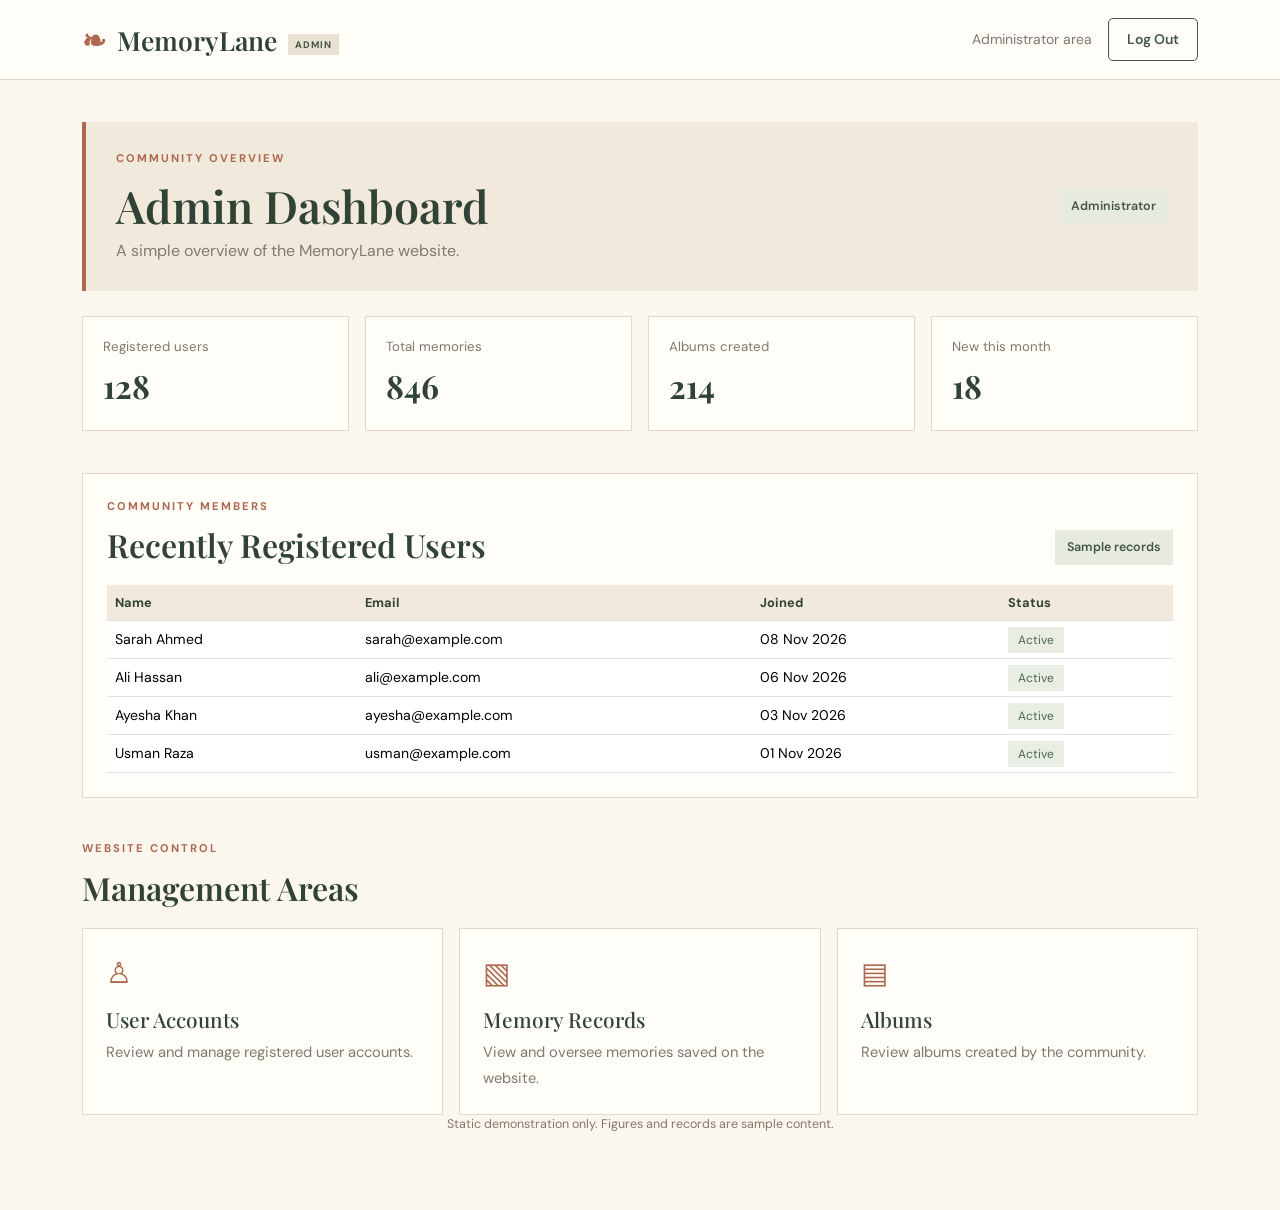
<file: MemoryLane-Deliveriable1/admin-home.html>
<!doctype html>
<html lang="en">
<head>
    <meta charset="utf-8">
<meta name="viewport" content="width=device-width, initial-scale=1">
<link href="https://cdn.jsdelivr.net/npm/bootstrap@5.3.3/dist/css/bootstrap.min.css" rel="stylesheet">
<link rel="stylesheet" href="css/style.css">
  <title>Admin Dashboard | MemoryLane</title>
  </head>
<body>
  <nav class="navbar main-nav">
    <div class="container"><a class="navbar-brand brand" href="admin-home.html">
        <span class="brand-symbol">❧</span> MemoryLane <span class="admin-chip">ADMIN</span></a>
        <div class="d-flex align-items-center gap-3"><span class="small d-none d-sm-inline muted">Administrator area</span>
            <a href="index.html" class="btn btn-outline-forest btn-sm">Log Out</a>
        </div>
    </div>
</nav>
 <main class="container dashboard-wrap">
<div class="welcome-strip">
    <div>
        <p class="small-heading">COMMUNITY OVERVIEW</p>
        <h1 class="section-title">Admin Dashboard</h1>
        <p class="mb-0 muted">A simple overview of the MemoryLane website.</p>
    </div><span class="admin-welcome">Administrator</span>
</div>
<div class="row g-3 summary-row">
<div class="col-6 col-lg-3">
    <div class="summary-card"><span>Registered users</span>
        <strong>128</strong></div></div>
        <div class="col-6 col-lg-3">
            <div class="summary-card"><span>Total memories</span>
                <strong>846</strong></div></div><div class="col-6 col-lg-3">
                    <div class="summary-card"><span>Albums created</span>
                        <strong>214</strong></div></div><div class="col-6 col-lg-3">
                            <div class="summary-card"><span>New this month</span>
                               <strong>18</strong>
        </div>
    </div>
</div>
<section class="dashboard-section admin-table-section">
    <div class="section-top"><div><p class="small-heading">COMMUNITY MEMBERS</p>
        <h2 class="section-title">Recently Registered Users</h2></div><span class="sample-label">Sample records</span>
    </div>
<div class="table-responsive">
    <table class="table align-middle admin-table">
        <thead>
            <tr>
                <th>Name</th>
                <th>Email</th>
                <th>Joined</th>
                <th>Status</th>
            </tr>
        </thead>
  <tbody>
   <tr>
    <td>Sarah Ahmed</td>
    <td>sarah@example.com</td>
    <td>08 Nov 2026</td>
    <td><span class="active-label">Active</span></td>
</tr><tr><td>Ali Hassan</td>
    <td>ali@example.com</td>
    <td>06 Nov 2026</td>
    <td><span class="active-label">Active</span></td>
</tr>
 <tr> 
    <td>Ayesha Khan</td>
    <td>ayesha@example.com</td>
    <td>03 Nov 2026</td><td><span class="active-label">Active</span></td>
 </tr>
 <tr>
    <td>Usman Raza</td>
    <td>usman@example.com</td>
    <td>01 Nov 2026</td>
    <td><span class="active-label">Active</span></td>
</tr>
</tbody></table></div></section>
<section class="dashboard-section">
    <div class="section-top"><div><p class="small-heading">WEBSITE CONTROL</p>
        <h2 class="section-title">Management Areas</h2></div></div><div class="row g-3">
<div class="col-md-4">
    <div class="admin-area-card"><span>♙</span>
        <h3>User Accounts</h3><p>Review and manage registered user accounts.</p>
    </div>
</div>
<div class="col-md-4">
    
    <div class="admin-area-card"><span>▧</span>
        <h3>Memory Records</h3>
        <p>View and oversee memories saved on the website.</p>
    </div>
</div>
<div class="col-md-4">
    <div class="admin-area-card"><span>▤</span>
        <h3>Albums</h3><p>Review albums created by the community.</p>
    </div></div>
</div>
</section>
<p class="demo-note text-center">Static demonstration only. Figures and records are sample content.</p>
</main>
  </body>
</html>
</file>
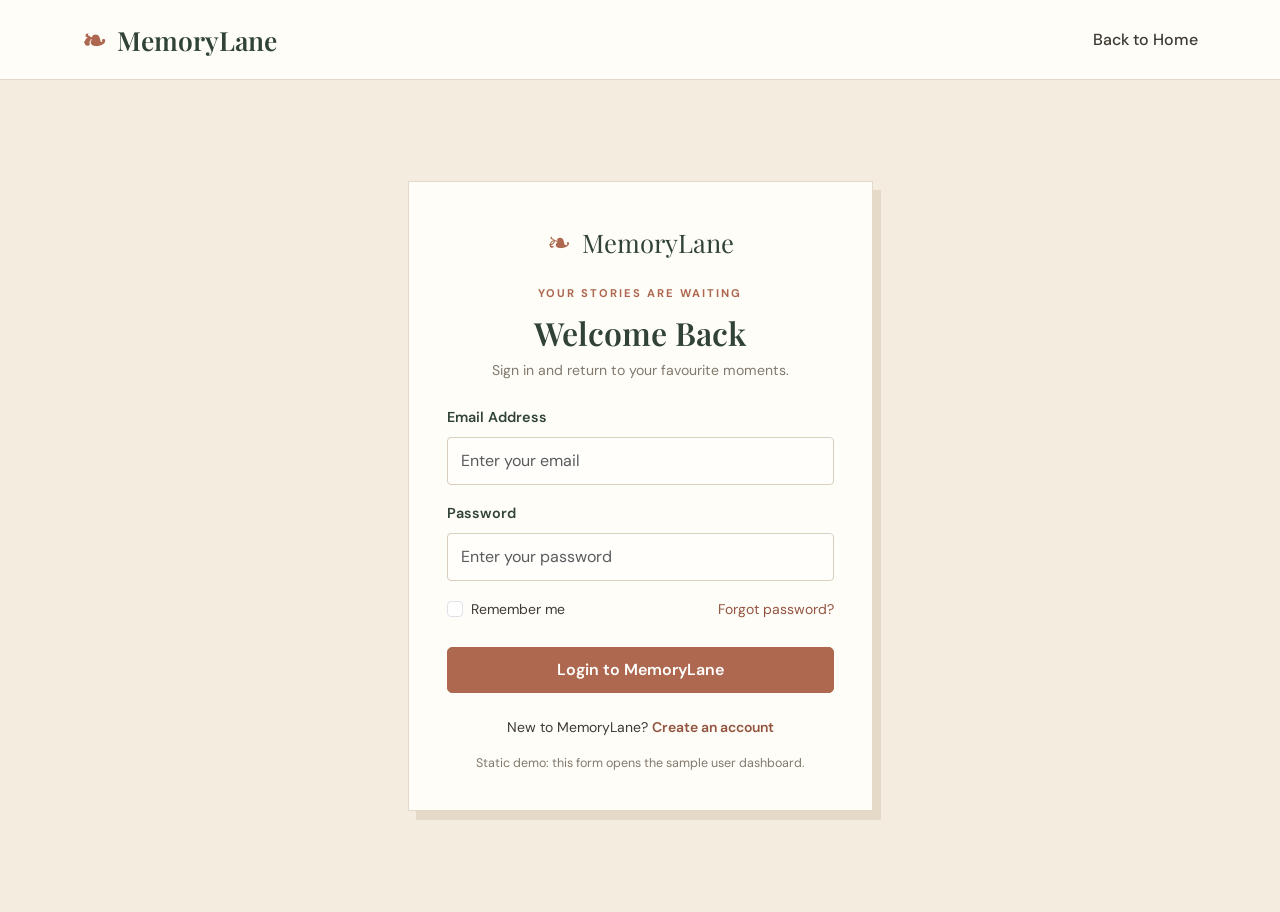
<file: MemoryLane-Deliveriable1/login.html>
<!doctype html><html lang="en"><head><meta charset="utf-8">
<meta name="viewport" content="width=device-width, initial-scale=1">
<link href="https://cdn.jsdelivr.net/npm/bootstrap@5.3.3/dist/css/bootstrap.min.css"
 rel="stylesheet">
<link rel="stylesheet" href="css/style.css">
<title>Login | MemoryLane</title></head><body>
<nav class="navbar main-nav"><div class="container"><a class="navbar-brand brand" 
    href="index.html"><span class="brand-symbol">❧</span> MemoryLane</a>
    <a href="index.html" class="nav-link">Back to Home</a></div></nav>
<main class="account-area"><section class="account-card">
    <div class="text-center mb-4">
<div class="account-logo"><span class="brand-symbol">❧</span> MemoryLane
</div>
<p class="small-heading">YOUR STORIES ARE WAITING</p><h1 class="section-title">Welcome Back</h1>
<p class="form-intro">Sign in and return to your favourite moments.</p>
</div>
<form onsubmit="event.preventDefault(); window.location.href='user-home.html';">
<div class="mb-3"><label class="form-label" for="email">Email Address</label>
    <input class="form-control" type="email" id="email"
     placeholder="Enter your email" required>
</div>
<div class="mb-3"><label class="form-label" for="password">Password</label>
    <input class="form-control" type="password" id="password" 
    placeholder="Enter your password" required></div>
<div class="d-flex justify-content-between align-items-center mb-4">
    <div class="form-check"><input class="form-check-input" type="checkbox" id="remember">
        <label class="form-check-label small" for="remember">Remember me</label>
    </div>
    <a href="#" class="form-link small">Forgot password?</a>
</div>
<button type="submit" class="btn btn-terracotta w-100">Login to MemoryLane</button>
</form>
 <p class="text-center mt-4 mb-0 small">New to MemoryLane? <a href="signup.html" class="form-link fw-semibold">Create an account</a></p><p class="demo-note text-center mt-3 mb-0">Static demo: this form opens the sample user dashboard.</p>
      </section>
     </main>
  </body>
</html>
</file>
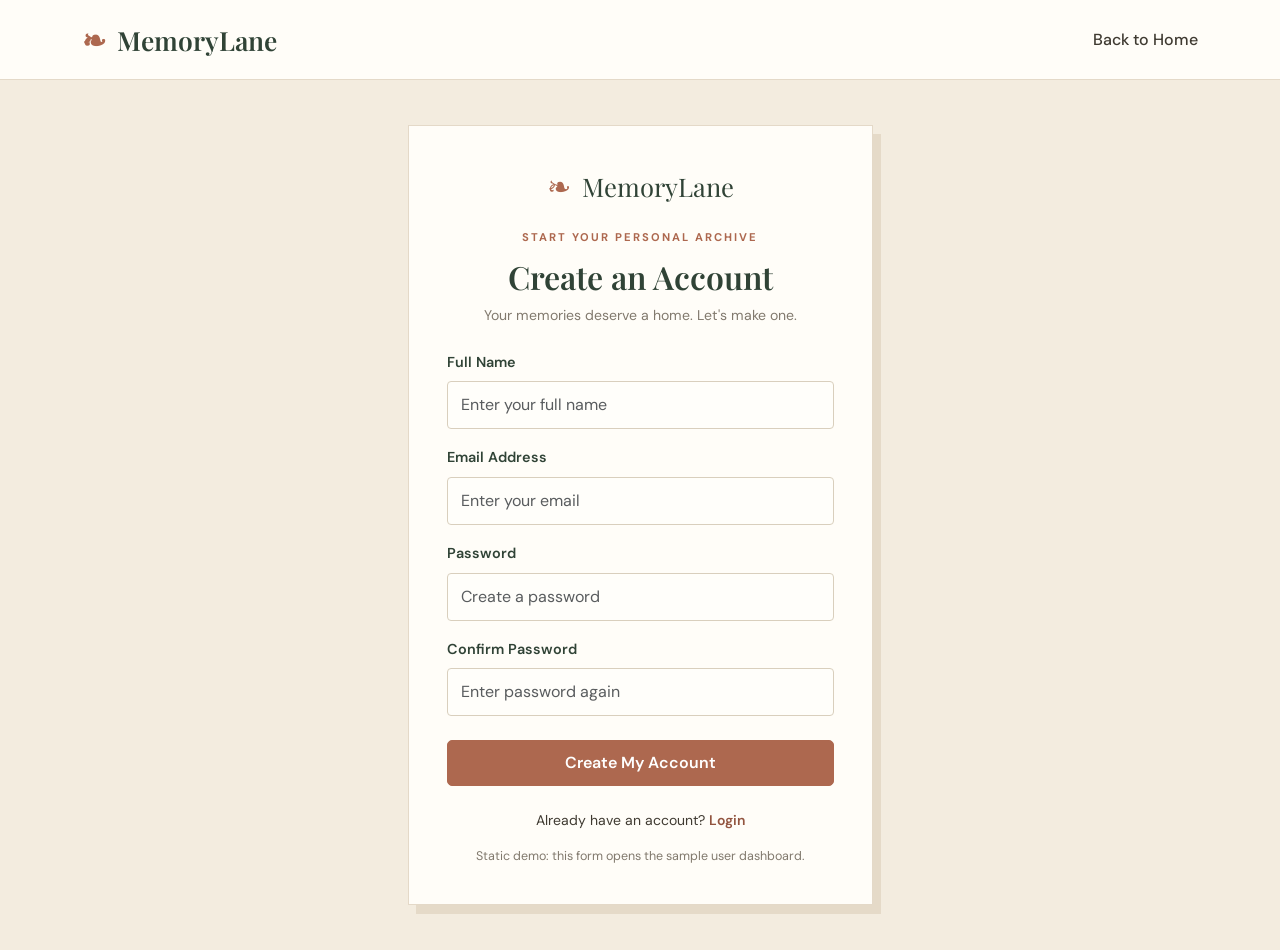
<file: MemoryLane-Deliveriable1/signup.html>
<!doctype html><html lang="en">
  <head>
        <meta charset="utf-8">
<meta name="viewport" content="width=device-width, initial-scale=1">
<link href="https://cdn.jsdelivr.net/npm/bootstrap@5.3.3/dist/css/bootstrap.min.css"
 rel="stylesheet">
<link rel="stylesheet" href="css/style.css">
       <title>Sign Up | MemoryLane</title>
  </head>
<body>
 <nav class="navbar main-nav">
    <div class="container">
        <a class="navbar-brand brand" href="index.html">
            <span class="brand-symbol">❧</span> MemoryLane</a>
            <a href="index.html" class="nav-link">Back to Home</a>
        </div>
    </nav>
<main class="account-area">
    <section class="account-card">
        <div class="text-center mb-4">
<div class="account-logo">
    <span class="brand-symbol">❧</span> MemoryLane
</div>
<p class="small-heading">START YOUR PERSONAL ARCHIVE</p>
<h1 class="section-title">Create an Account</h1>
<p class="form-intro">Your memories deserve a home. Let's make one.</p>
</div>
<form onsubmit="event.preventDefault(); window.location.href='user-home.html';">
<div class="mb-3">
    <label class="form-label" for="name">Full Name</label>
    <input class="form-control" type="text" id="name" 
    placeholder="Enter your full name" required></div>
<div class="mb-3">
    <label class="form-label" for="email">Email Address</label>
    <input class="form-control" type="email" id="email" 
    placeholder="Enter your email" required>
</div>
<div class="mb-3">
    <label class="form-label" for="password">Password</label>
    <input class="form-control" type="password" id="password" 
    placeholder="Create a password" minlength="6" required>
</div>
<div class="mb-4">
    <label class="form-label" for="confirmPassword">Confirm Password</label>
    <input class="form-control" type="password" id="confirmPassword" 
    placeholder="Enter password again" minlength="6" required>
</div>
<button type="submit" class="btn btn-terracotta w-100">Create My Account</button>
</form>
<p class="text-center mt-4 mb-0 small">Already have an account? <a href="login.html" class="form-link fw-semibold">Login</a></p>
<p class="demo-note text-center mt-3 mb-0">Static demo: this form opens the sample user dashboard.</p>
</section>
  </main>
   </body>
</html>
</file>
<file: MemoryLane-Deliveriable1/css/style.css>
@import url('https://fonts.googleapis.com/css2?family=DM+Sans:wght@400;500;600;700&family=Playfair+Display:wght@500;600;700&family=Caveat:wght@500;600&display=swap');

:root {
    --paper: #fbf7ee;
    --paper-light: #fffdf8;
    --forest: #435747;
    --forest-dark: #304336;
    --terracotta: #ad684f;
    --terracotta-dark: #92543f;
    --ink: #3f3a31;
    --muted: #81796d;
    --line: #e4d9c8;
}

* { box-sizing: border-box; }
body { margin: 0; background: var(--paper); color: var(--ink); font-family: 'DM Sans', sans-serif; }
a { text-decoration: none; }
.main-nav { background: var(--paper-light); border-bottom: 1px solid var(--line); padding: 13px 0; }
.brand { color: var(--forest-dark) !important; font-family: 'Playfair Display', serif; font-size: 1.65rem; font-weight: 600; }
.brand-symbol { color: var(--terracotta); font-size: 1.8rem; margin-right: 5px; }
.nav-link { color: var(--ink); font-weight: 500; }
.nav-link:hover, .nav-link.active { color: var(--terracotta); }
.btn { border-radius: 5px; padding: 10px 18px; font-weight: 600; }
.btn-terracotta { background: var(--terracotta); border: 1px solid var(--terracotta); color: white; }
.btn-terracotta:hover { background: var(--terracotta-dark); border-color: var(--terracotta-dark); color: white; }
.btn-outline-forest { color: var(--forest); border: 1px solid var(--forest); background: transparent; }
.btn-outline-forest:hover { color: white; background: var(--forest); }
.cover-section { padding: 78px 0 88px; background: #f3ecdf; }
.small-heading { color: var(--terracotta); font-size: .7rem; font-weight: 700; letter-spacing: 2px; margin-bottom: 12px; }
.cover-title, .section-title { color: var(--forest-dark); font-family: 'Playfair Display', serif; font-weight: 600; }
.cover-title { font-size: clamp(2.7rem, 5vw, 4.5rem); line-height: 1.12; margin-bottom: 20px; }
.cover-title em, .section-title em { color: var(--terracotta); }
.cover-copy, .section-copy { color: var(--muted); font-size: 1.03rem; line-height: 1.85; }
.cover-copy { max-width: 540px; }
.scrapbook-frame { position: relative; max-width: 520px; margin: 0 auto; padding: 15px 15px 48px; background: var(--paper-light); box-shadow: 0 15px 40px rgba(63,53,38,.13); transform: rotate(1.5deg); }
.cover-image { width: 100%; height: 390px; object-fit: cover; }
.tape { position: absolute; top: -13px; left: 42%; width: 100px; height: 27px; background: rgba(191,166,119,.55); transform: rotate(-5deg); z-index: 1; }
.photo-caption { position: absolute; bottom: 12px; left: 0; right: 0; text-align: center; color: var(--forest); font-family: 'Caveat', cursive; font-size: 1.6rem; }
.handwritten { color: var(--terracotta); font-family: 'Caveat', cursive; font-size: 1.5rem; }
.intro-section { padding: 78px 0 70px; }
.intro-content { max-width: 760px; }
.section-title { font-size: clamp(2rem, 3.5vw, 2.8rem); }
.section-copy { max-width: 700px; margin: 18px auto 0; }
.divider-flourish { color: var(--terracotta); margin-top: 25px; font-size: 1.2rem; }
.features-section { padding: 75px 0; background: #eae6d9; }
.section-heading { margin-bottom: 38px; }
.feature-paper { height: 100%; padding: 30px; background: var(--paper-light); border: 1px solid var(--line); box-shadow: 5px 6px 0 #ded4c2; }
.feature-symbol { display: inline-block; color: var(--terracotta); font-size: 2rem; margin-bottom: 16px; }
.feature-paper h3, .journal-content h3, .album-card h3, .admin-area-card h3 { color: var(--forest-dark); font-family: 'Playfair Display', serif; font-size: 1.3rem; }
.feature-paper p, .journal-content p, .admin-area-card p { color: var(--muted); line-height: 1.75; font-size: .92rem; margin-bottom: 0; }
.quote-section { padding: 75px 0; background: var(--forest); color: #fffaf0; }
.quote-mark { color: #d6b38d; font-family: 'Playfair Display', serif; font-size: 4rem; line-height: .8; }
.quote-text { font-family: 'Playfair Display', serif; font-size: clamp(1.6rem, 3vw, 2.3rem); margin: 12px 0; }
.quote-credit { color: #d9d2c4; font-size: .9rem; }
.footer { padding: 23px 0; background: var(--paper-light); border-top: 1px solid var(--line); }
.footer-brand { font-size: 1.35rem; }
.footer-note, .muted { color: var(--muted); }
.footer-note { font-size: .82rem; }
.account-area { min-height: calc(100vh - 68px); display: flex; align-items: center; justify-content: center; padding: 45px 16px; background: #f3ecdf; }
.account-card { width: 100%; max-width: 465px; padding: 38px; background: var(--paper-light); border: 1px solid var(--line); box-shadow: 8px 9px 0 #e5dac8; }
.account-logo { color: var(--forest-dark); font-family: 'Playfair Display', serif; font-size: 1.6rem; margin-bottom: 22px; }
.account-card .section-title { font-size: 2rem; }
.form-intro, .demo-note { color: var(--muted); font-size: .88rem; }
.demo-note { font-size: .78rem; }
.form-label { color: var(--forest-dark); font-size: .9rem; font-weight: 600; }
.form-control { border: 1px solid #d9cfbd; border-radius: 4px; background: #fffefa; padding: 11px 13px; }
.form-control:focus { border-color: var(--forest); box-shadow: 0 0 0 .2rem rgba(67,87,71,.12); }
.form-check-input:checked { background-color: var(--forest); border-color: var(--forest); }
.form-link { color: var(--terracotta-dark); }
.form-link:hover { color: var(--forest-dark); }
.dashboard-wrap { padding-top: 42px; padding-bottom: 60px; }
.welcome-strip { display: flex; align-items: center; justify-content: space-between; gap: 20px; flex-wrap: wrap; padding: 28px 30px; background: #f1eadc; border-left: 4px solid var(--terracotta); margin-bottom: 25px; }
.welcome-strip .section-title { margin-bottom: 6px; }
.summary-card { height: 100%; padding: 20px; background: var(--paper-light); border: 1px solid var(--line); }
.summary-card span { display: block; color: var(--muted); font-size: .83rem; }
.summary-card strong { display: block; margin-top: 5px; color: var(--forest-dark); font-family: 'Playfair Display', serif; font-size: 2rem; }
.dashboard-section { margin-top: 42px; }
.section-top { display: flex; justify-content: space-between; align-items: end; flex-wrap: wrap; gap: 12px; margin-bottom: 20px; }
.section-top .section-title { margin-bottom: 0; font-size: 2rem; }
.journal-card { height: 100%; background: var(--paper-light); border: 1px solid var(--line); box-shadow: 4px 5px 0 #e8dfd1; }
.journal-card img { width: 100%; height: 190px; object-fit: cover; }
.journal-content { padding: 18px; }
.date-label { color: var(--terracotta); font-size: .68rem; font-weight: 700; letter-spacing: 1px; }
.journal-content h3 { margin: 8px 0; }
.album-card { height: 100%; padding: 22px; background: #f1eadc; border: 1px solid var(--line); }
.album-card > span { display: block; color: var(--terracotta); font-size: 1.8rem; margin-bottom: 12px; }
.album-card h3 { font-size: 1.15rem; margin-bottom: 5px; }
.album-card small { color: var(--muted); }
.admin-chip { display: inline-block; margin-left: 5px; padding: 4px 7px; background: #e9e1d2; color: var(--forest); font: 700 .6rem 'DM Sans',sans-serif; letter-spacing: 1px; vertical-align: middle; }
.admin-welcome, .sample-label { color: var(--forest); background: #e7eadf; padding: 8px 12px; font-size: .78rem; font-weight: 600; }
.admin-table-section { padding: 24px; background: var(--paper-light); border: 1px solid var(--line); }
.admin-table { margin-bottom: 0; color: var(--ink); }
.admin-table thead th { color: var(--forest-dark); background: #f1eadc; font-size: .8rem; }
.admin-table td { font-size: .88rem; }
.active-label { color: #4c684d; background: #e8eee4; padding: 5px 10px; font-size: .75rem; }
.admin-area-card { height: 100%; padding: 23px; background: var(--paper-light); border: 1px solid var(--line); }
.admin-area-card > span { display: block; color: var(--terracotta); font-size: 1.8rem; margin-bottom: 12px; }
@media (max-width: 767px) {
    .cover-section { padding: 52px 0 65px; }
    .cover-image { height: 290px; }
    .intro-section, .features-section { padding: 55px 0; }
    .account-card { padding: 28px 22px; }
    .dashboard-wrap { padding-top: 25px; }
    .welcome-strip { padding: 22px; }
}
</file>
